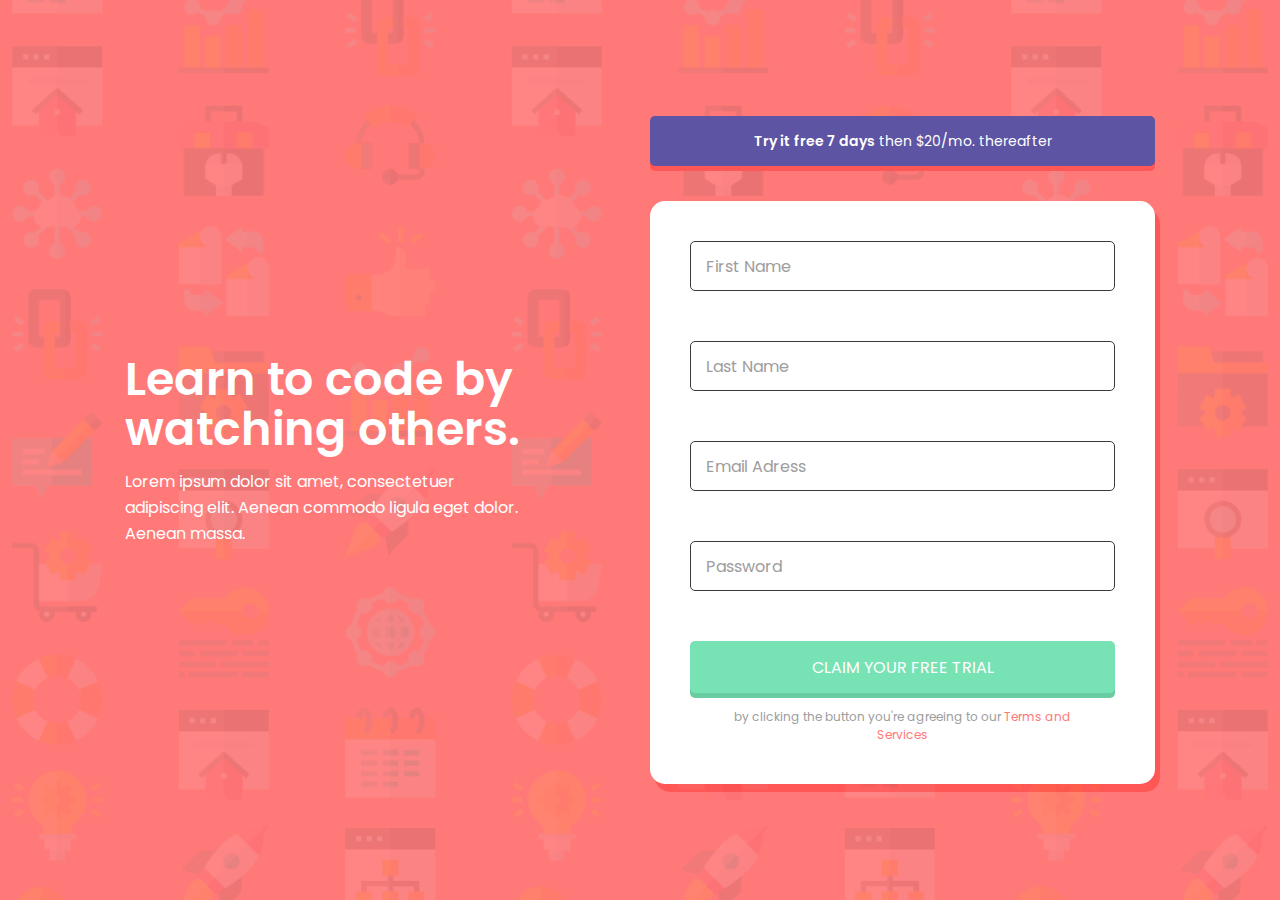
<file: 01-formulario-com-validacao/index.html>
<!DOCTYPE html>
<html lang="en">
  <head>
    <meta charset="UTF-8" />
    <meta name="viewport" content="width=device-width, initial-scale=1.0" />
    <title>Formulário de Cadastro</title>

    <!-- CSS only -->
    <link rel="stylesheet" href="assets/styles.css" />

    <!-- Bootstrap icon-->
    <link
      rel="stylesheet"
      href="https://cdn.jsdelivr.net/npm/bootstrap-icons@1.11.3/font/bootstrap-icons.min.css"
    />

    <!-- Favicon -->
     <link rel="shortcut icon" href="assets/img/favicon-32x32.png" type="image/x-icon">

    <!-- Google font > Poppins -->
    <link rel="preconnect" href="https://fonts.googleapis.com" />
    <link rel="preconnect" href="https://fonts.gstatic.com" crossorigin />
    <link
      href="https://fonts.googleapis.com/css2?family=Afacad+Flux:wght@100..1000&family=Lato:ital,wght@0,100;0,300;0,400;0,700;0,900;1,100;1,300;1,400;1,700;1,900&family=Montserrat:ital,wght@0,100..900;1,100..900&family=Open+Sans:ital,wght@0,300..800;1,300..800&family=Poppins:ital,wght@0,100;0,200;0,300;0,400;0,500;0,600;0,700;0,800;0,900;1,100;1,200;1,300;1,400;1,500;1,600;1,700;1,800;1,900&family=Raleway:ital,wght@0,100..900;1,100..900&family=Roboto:ital,wght@0,100;0,300;0,400;0,500;0,700;0,900;1,100;1,300;1,400;1,500;1,700;1,900&display=swap"
      rel="stylesheet"
    />

    <!-- JavaScript -->
    <script src="assets/script.js" defer></script>
  </head>

  <body>
    <div class="container">
      <!-- text content -->
      <div class="text-content">
        <h1>Learn to code by watching others.</h1>
        <p>
          Lorem ipsum dolor sit amet, consectetuer adipiscing elit. Aenean
          commodo ligula eget dolor. Aenean massa.
        </p>
      </div>

      <div class="form-container">
        <!-- try button -->
        <button class="btn-try">
          <b>Try it free 7 days</b> then $20/mo. thereafter
        </button>

        <!-- registration form -->
        <form class="registration-form" id="regist-form">
          <div class="input-group">
            <input
              type="text"
              name="first-name-input"
              id="first-name-input"
              placeholder="First Name"
            />
            <!-- error message for First Name -->
            <div class="error-message" id="first-name-error">
              <span>First Name cannot be empty<i class="bi bi-exclamation-circle-fill"></i></span>
            </div>

            <input
              type="text"
              name="last-name-input"
              id="last-name-input"
              placeholder="Last Name"
            />
            <!-- error message for Last Name -->
            <div class="error-message" id="last-name-error">
              <span>Last Name cannot be empty<i class="bi bi-exclamation-circle-fill"></i></span>
            </div>

            <input
              type="email"
              name="email-input"
              id="email-input"
              placeholder="Email Adress"
            />
            <!-- error message for Email -->
            <div class="error-message" id="email-error">
              <span>Email cannot be empty<i class="bi bi-exclamation-circle-fill"></i></span>
            </div>

            <input
              type="password"
              name="password-input"
              id="password-input"
              placeholder="Password"
            />
            <!-- error message for password -->
            <div class="error-message" id="password-error">
              <span>Password cannot be empty<i class="bi bi-exclamation-circle-fill"></i></span>
            </div>
          </div>

          <!-- registration button -->
          <button class="btn-regist">CLAIM YOUR FREE TRIAL</button>
          <div class="terms-and-services">
            by clicking the button you're agreeing to our
            <a href="#">Terms and Services</a>
          </div>
        </form>
      </div>
    </div>
  </body>
</html>
</file>
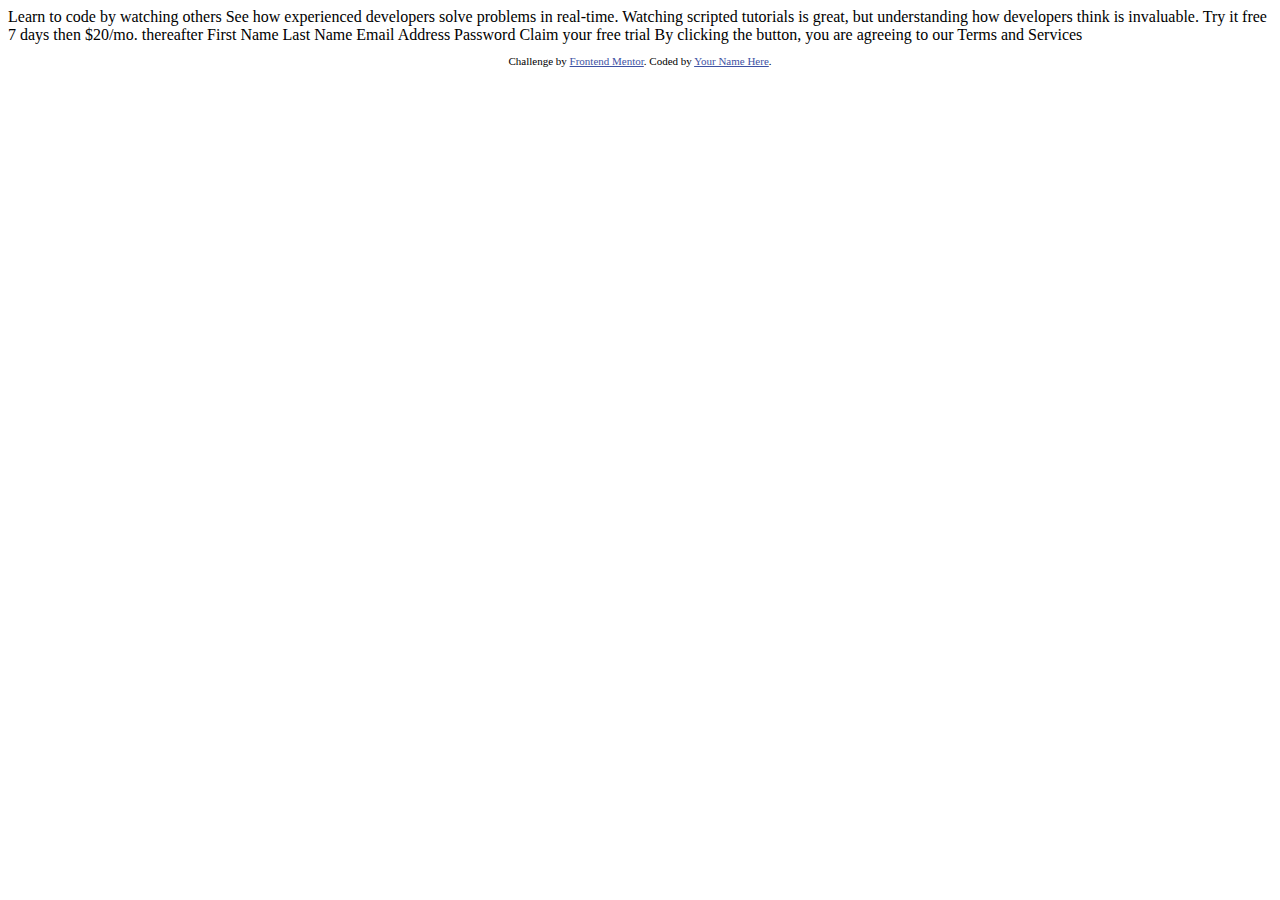
<file: 01-formulario-com-validacao/intro-component-with-signup-form-master/index.html>
<!DOCTYPE html>
<html lang="pt-br">
<head>
  <meta charset="UTF-8">
  <meta name="viewport" content="width=device-width, initial-scale=1.0"> <!-- displays site properly based on user's device -->

  <link rel="icon" type="image/png" sizes="32x32" href="./images/favicon-32x32.png">
  
  <title>Frontend Mentor | Intro component with sign up form</title>

  <!-- Feel free to remove these styles or customise in your own stylesheet 👍 -->
  <style>
    .attribution { font-size: 11px; text-align: center; }
    .attribution a { color: hsl(228, 45%, 44%); }
  </style>
</head>
<body>

  Learn to code by watching others

  See how experienced developers solve problems in real-time. Watching scripted tutorials is great, 
  but understanding how developers think is invaluable. 

  Try it free 7 days then $20/mo. thereafter

  First Name 
  Last Name 
  Email Address
  Password

  Claim your free trial 

  By clicking the button, you are agreeing to our Terms and Services
  
  <footer>
    <p class="attribution">
      Challenge by <a href="https://www.frontendmentor.io?ref=challenge" target="_blank">Frontend Mentor</a>. 
      Coded by <a href="#">Your Name Here</a>.
    </p>
  </footer>
</body>
</html>
</file>
<file: 01-formulario-com-validacao/assets/styles.css>
/* GLOBAL */
* {
  margin: 0;
  padding: 0;
  box-sizing: border-box;
  font-family: "Poppins";
}

body {
  background-color: #ff7978;
  background-image: url("../intro-component-with-signup-form-master/images/bg-intro-desktop.png");
  background-size: cover;
  background-position: center;
  background-repeat: no-repeat;
  /* um erro de iniciante: qualquer coisa colocada no global é herdada por todos os outros elementos. Sendo assim, ao colocar o background no global, ocorre uma repetição dele em todos os elementos. no caso do text-content, ficou bem visível essa repetição. Conserta-se colocando-o no body. */
  display: flex;
  justify-content: center;
  align-items: center;
  min-height: 100vh;
}

.container {
   margin: 0 21px;
}

/* TEXT CONTENT */
.text-content {
  color: #fff;
  text-align: center;
  font-size: 14px;
  margin: 10px;
  width: 100%;
  max-width: 400px;
  margin: 0 auto;
  display: block;
  box-sizing: border-box;
  margin-top: 110px;
}

.text-content h1 {
  margin-bottom: 10px;
  font-size: 38px;
  line-height: 50px;
  font-weight: 600;
}

.text-content p {
  margin-bottom: 50px;
  text-align: left;
  font-size: 14px;
  line-height: 20px;
}

/* TRY BUTTON */
.btn-try {
  padding: 12px;
  background: #5d54a3 0% 0% padding-box;
  background-repeat: no-repeat;
  cursor: pointer;
  border-radius: 5px;
  box-shadow: 0px 5px 0px #fe5756;
  opacity: 1;
  color: #fff;
  border: none;
  width: 100%;
  max-width: 400px;
  margin: 0 auto;
  display: block;
  box-sizing: border-box;
  margin-bottom: 30px;
  padding: 15px 12px 15px 12px;
  font-size: 14px;
}

.btn-try:hover {
  opacity: 0.9;
}

.btn-try b {
  background: #5d54a3;
  font-weight: 600;
}

/* FORM */
.registration-form {
  background: #fff;
  background-repeat: no-repeat;
  box-shadow: 5px 8px 0px #fb010147;
  border-radius: 15px;
  opacity: 1;
  padding: 40px; /* Adiciona um espaçamento interno */
  width: 100%; /* Garante que o formulário ocupe a largura disponível */
  max-width: 400px; /* Define uma largura máxima para o formulário */
  margin: 0 auto; /* Centraliza o formulário horizontalmente */
  display: block;
  flex: 1;
  box-sizing: border-box;
  margin-bottom: 84px;
}

.input-group {
  position: relative; /* Permite posicionar a mensagem de erro dentro do grupo */
  /* margin-bottom: 50px; */
}

.registration-form input {
  background: #fff;
  background-repeat: no repeat;
  border: 1px solid #3a3a3a;
  border-radius: 5px;
  opacity: 1;
  width: 100%;
  padding: 14px 15px 13px 15px;
  margin-bottom: 50px;
  font-size: 16px;
  line-height: 25px;
}

.registration-form input::placeholder {
  color: #9d9d9d;
}

/* ERROR MESSAGES */
.input-error {
  border-color: #ff2121 !important;
}

.error-message {
  color: #fe514f;
  font-size: 12px;
  display: none;
  justify-content: flex-end; /* alinhando conteudo à direita*/
  align-items: center;
  margin-bottom: 26px;
}

.error-message span {
    display: flex; /* Alinha o texto e o ícone horizontalmente */
    align-items: center; /* Centraliza verticalmente */
    height: 16px; /* Altura padrão (mobile) */
    margin-top: 8px; /* Margin-top padrão (mobile) */
  }
  

.error-message i {
  margin: 0.313rem; /* espaçamento entre txt e icon*/
  font-size: 20px;
  vertical-align: middle;
  color: #FF7978;
}

/* BTN REGISTRATION */
.btn-regist {
  background: #77e2b4;
  color: #fff;
  padding: 14px 23px 13px 24px; /* top, right, bottom, left*/
  border: none;
  /* margin: 0 auto; */
  display: block;
  box-sizing: border-box;
  width: 100%;
  font-size: 16px;
  border-radius: 5px;
  box-shadow: 0px 5px 0px #6acca1;
  margin-bottom: 15px;
  cursor: pointer;
}

/* TERMS AND SERVICES */
.terms-and-services {
  background: #fff;
  font-size: 10px;
  padding-inline: 36.5px;
  text-align: center;
  justify-content: center;
  color: #9d9d9d;
}

.terms-and-services a {
  background: #fff;
  text-align: center;
  color: #ff7978;
  text-decoration: none;
}
/* ---------------------------------------------------------------------- */
/* RESPONSIVE - Media Query */
@media (min-width: 1200px) {
  body {
    padding: 75px 125px; /*75 eixo x, 125 eixo y*/
  }
  .container {
    display: flex;
    align-items: center;
    justify-content: center;
  }

  .text-content {
    display: block;
    flex: 1;
    text-align: start;
    max-width: 400px;
    justify-content: start;
    margin-top: 50px;
    margin-right: 125px;
  }

  .text-content h1 {
    font-size: 46px;
    font-weight: 600;
    line-height: 50px;
    margin-bottom: 15px;
    width: 400px;
  }

  .text-content p {
    font-size: 16px;
    line-height: 26px;
  }

  .form-container {
    display: flex;
    flex-direction: column;
    align-items: center;
    flex: 1;
  }

  .btn-try {
    margin-bottom: 35px;
    height: 50px;
    max-width: none;
    width: 100%;
  }

  .registration-form {
    flex: 1;
    margin: 0;
    max-width: none; /* sobrescrevi caracteristica do geral para @media*/
    width: 505px;
    height: 565px;
    box-sizing: border-box;
    padding: 40px;
  }

  /* .error-message {
    margin-top: 7px;
  } */

  .error-message span {
    height: 20px; /* Altura no desktop */
    margin-top: 4px; /* Margin-top no desktop */
  }

  .error-message i {
    font-size: 20px; /* Tamanho do ícone no desktop */
  }

  .registration-form input {
    height: 50px;
  }

  .terms-and-services {
    font-size: 12px;
  }
}
</file>
